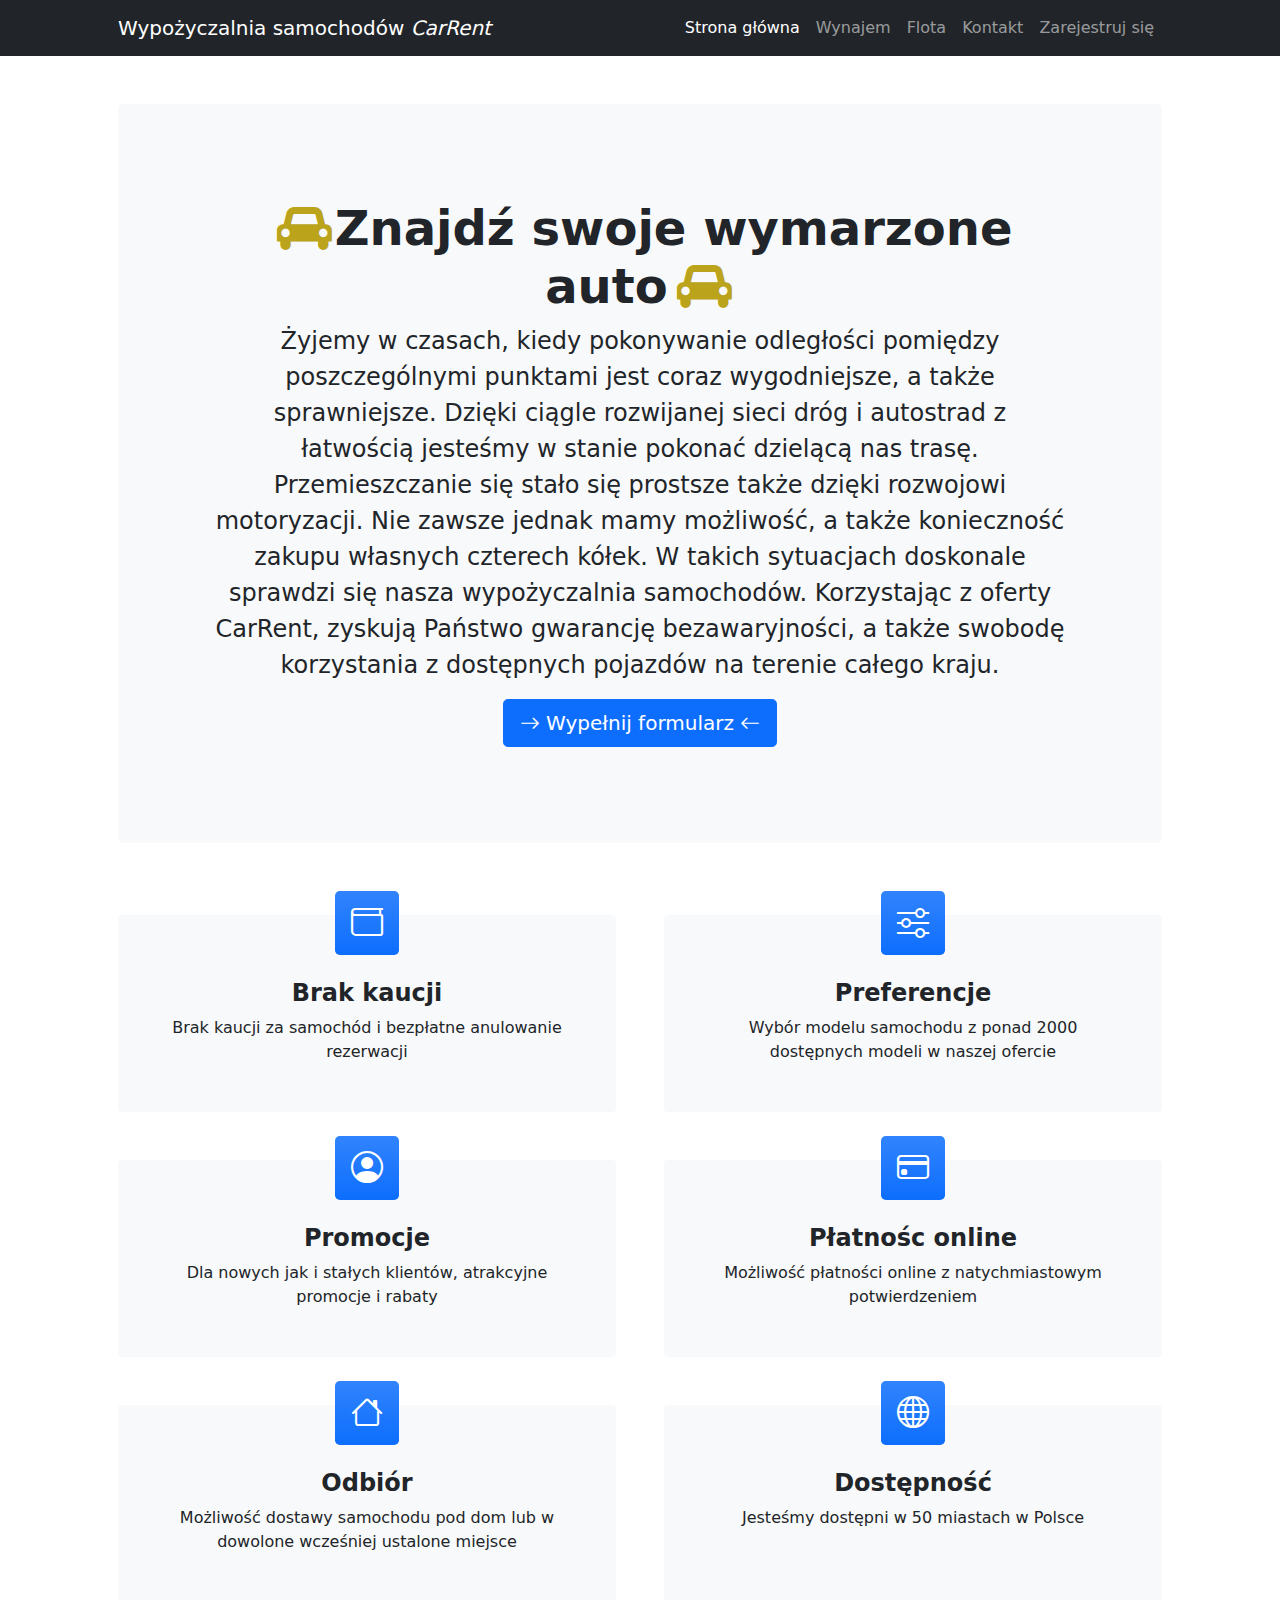
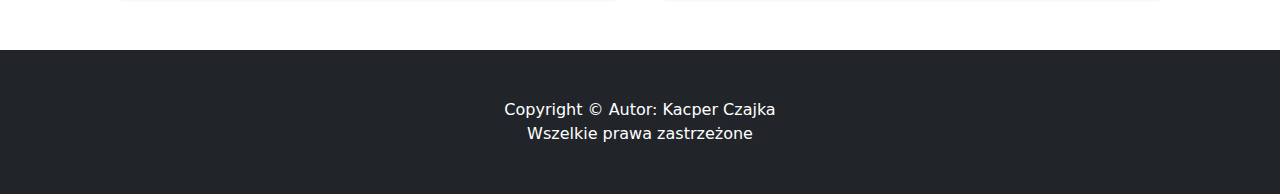
<file: index.html>
<!DOCTYPE html>
<html lang="en">
    <head>
        <meta charset="utf-8" />
        <meta name="viewport" content="width=device-width, initial-scale=1, shrink-to-fit=no" />
        <meta name="description" content="" />
        <meta name="author" content="" />
        <title>Wypożyczalnia samochodów</title>
        <link href="https://fonts.googleapis.com/css2?family=Oleo+Script+Swash+Caps&display=swap" rel="stylesheet">
        <link rel="stylesheet" href="css/fontello.css" />
        <!-- Favicon-->
        <link rel="icon" type="image/x-icon" href="assets/favicon.ico" />
        <!-- Bootstrap icons-->
        <link href="https://cdn.jsdelivr.net/npm/bootstrap-icons@1.4.1/font/bootstrap-icons.css" rel="stylesheet" />
        <!-- Core theme CSS (includes Bootstrap)-->
        <link href="css/styles.css" rel="stylesheet" />
    </head>
    <body>
        <!-- Responsive navbar-->
        <nav class="navbar navbar-expand-lg navbar-dark bg-dark">
            <div class="container px-lg-5">
                <a class="navbar-brand" href="#!">Wypożyczalnia samochodów <i>CarRent</i></a>
                <button class="navbar-toggler" type="button" data-bs-toggle="collapse" data-bs-target="#navbarSupportedContent" aria-controls="navbarSupportedContent" aria-expanded="false" aria-label="Toggle navigation"><span class="navbar-toggler-icon"></span></button>
                <div class="collapse navbar-collapse" id="navbarSupportedContent">
                    <ul class="navbar-nav ms-auto mb-2 mb-lg-0">
                        <li class="nav-item"><a class="nav-link active" aria-current="page" href="#!">Strona główna</a></li>
                        <li class="nav-item"><a class="nav-link" href="wynajem.html">Wynajem</a></li>
                        <li class="nav-item"><a class="nav-link" href="flota.html">Flota</a></li>
                        <li class="nav-item"><a class="nav-link" href="kontakt.html">Kontakt</a></li>
                        <li class="nav-item"><a class="nav-link" href="rejestracja.html">Zarejestruj się</a></li>
                    </ul>
                </div>
            </div>
        </nav>
        <!-- Header-->
        <header class="py-5">
            <div class="container px-lg-5">
                <div class="p-4 p-lg-5 bg-light rounded-3 text-center">
                    <div class="m-4 m-lg-5">
                        <h1 class="display-5 fw-bold"><i class="icon-cab"></i>Znajdź swoje wymarzone auto<i class="icon-cab"></i></h1>
                        <p class="fs-4">Żyjemy w czasach, kiedy pokonywanie odległości pomiędzy poszczególnymi punktami jest coraz wygodniejsze, a także sprawniejsze. Dzięki ciągle rozwijanej sieci dróg i autostrad z łatwością jesteśmy w stanie pokonać dzielącą nas trasę. Przemieszczanie się stało się prostsze także dzięki rozwojowi motoryzacji. Nie zawsze jednak mamy możliwość, a także konieczność zakupu własnych czterech kółek. W takich sytuacjach doskonale sprawdzi się nasza wypożyczalnia samochodów. Korzystając z oferty CarRent, zyskują Państwo gwarancję bezawaryjności, a także swobodę korzystania z dostępnych pojazdów na terenie całego kraju.</p>
                        <a class="btn btn-primary btn-lg" href="wynajem.html"><i class="bi bi-arrow-right"></i> Wypełnij formularz <i class="bi bi-arrow-left"></i></a>
                    </div>
                </div>
            </div>
        </header>
        <!-- Page Content-->
        <section class="pt-4">
            <div class="container px-lg-5">
                <!-- Page Features-->
                <div class="row gx-lg-5">
                    <div class="col-lg-6 col-xxl-4 mb-5">
                        <div class="card bg-light border-0 h-100">
                            <div class="card-body text-center p-4 p-lg-5 pt-0 pt-lg-0">
                                <div class="feature bg-primary bg-gradient text-white rounded-3 mb-4 mt-n4"><i class="bi bi-wallet"></i></div>
                                <h2 class="fs-4 fw-bold">Brak kaucji</h2>
                                <p class="mb-0">Brak kaucji za samochód i bezpłatne anulowanie rezerwacji</p>
                            </div>
                        </div>
                    </div>
                    <div class="col-lg-6 col-xxl-4 mb-5">
                        <div class="card bg-light border-0 h-100">
                            <div class="card-body text-center p-4 p-lg-5 pt-0 pt-lg-0">
                                <div class="feature bg-primary bg-gradient text-white rounded-3 mb-4 mt-n4"><i class="bi bi-sliders"></i></div>
                                <h2 class="fs-4 fw-bold">Preferencje</h2>
                                <p class="mb-0">Wybór modelu samochodu z ponad 2000 dostępnych modeli w naszej ofercie</p>
                            </div>
                        </div>
                    </div>
                    <div class="col-lg-6 col-xxl-4 mb-5">
                        <div class="card bg-light border-0 h-100">
                            <div class="card-body text-center p-4 p-lg-5 pt-0 pt-lg-0">
                                <div class="feature bg-primary bg-gradient text-white rounded-3 mb-4 mt-n4"><i class="bi bi-person-circle"></i></div>
                                <h2 class="fs-4 fw-bold">Promocje</h2>
                                <p class="mb-0">Dla nowych jak i stałych klientów, atrakcyjne promocje i rabaty</p>
                            </div>
                        </div>
                    </div>
                    <div class="col-lg-6 col-xxl-4 mb-5">
                        <div class="card bg-light border-0 h-100">
                            <div class="card-body text-center p-4 p-lg-5 pt-0 pt-lg-0">
                                <div class="feature bg-primary bg-gradient text-white rounded-3 mb-4 mt-n4"><i class="bi bi-credit-card"></i></div>
                                <h2 class="fs-4 fw-bold">Płatnośc online</h2>
                                <p class="mb-0">Możliwość płatności online z natychmiastowym potwierdzeniem</p>
                            </div>
                        </div>
                    </div>
                    <div class="col-lg-6 col-xxl-4 mb-5">
                        <div class="card bg-light border-0 h-100">
                            <div class="card-body text-center p-4 p-lg-5 pt-0 pt-lg-0">
                                <div class="feature bg-primary bg-gradient text-white rounded-3 mb-4 mt-n4"><i class="bi bi-house"></i></div>
                                <h2 class="fs-4 fw-bold">Odbiór</h2>
                                <p class="mb-0">Możliwość dostawy samochodu pod dom lub w dowolone wcześniej ustalone miejsce</p>
                            </div>
                        </div>
                    </div>
                    <div class="col-lg-6 col-xxl-4 mb-5">
                        <div class="card bg-light border-0 h-100">
                            <div class="card-body text-center p-4 p-lg-5 pt-0 pt-lg-0">
                                <div class="feature bg-primary bg-gradient text-white rounded-3 mb-4 mt-n4"><i class="bi bi-globe"></i></div>
                                <h2 class="fs-4 fw-bold">Dostępność</h2>
                                <p class="mb-0">Jesteśmy dostępni w 50 miastach w Polsce</p>
                            </div>
                        </div>
                    </div>
                </div>
            </div>
        </section>
        <!-- Footer-->
        <footer class="py-5 bg-dark">
            <div class="container"><p class="m-0 text-center text-white">Copyright &copy; Autor: Kacper Czajka<br/>Wszelkie prawa zastrzeżone</p></div>
        </footer>
    </body>
</html>
</file>
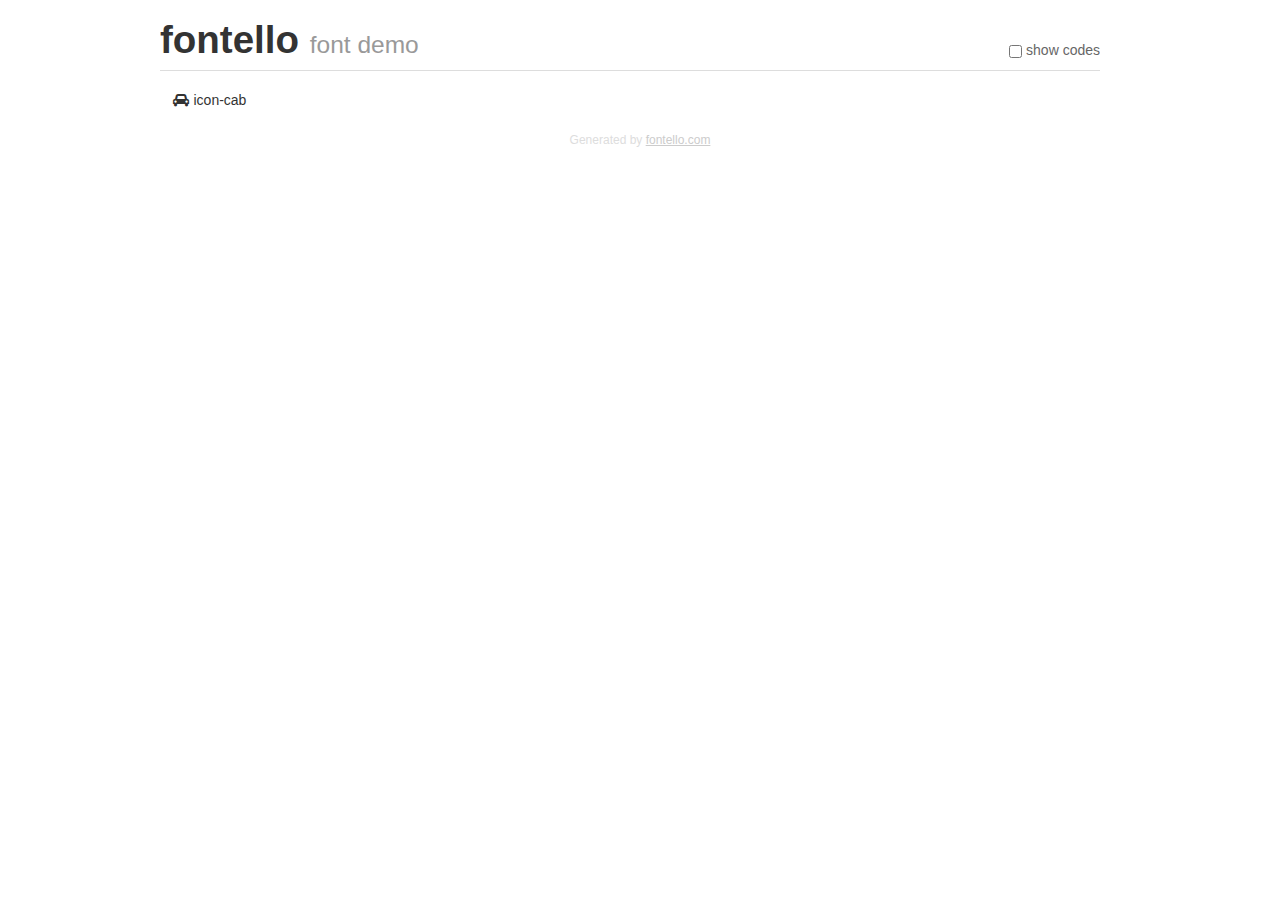
<file: demo.html>
<!DOCTYPE html>
<html>
  <head>
  <!--[if lt IE 9]><script language="javascript" type="text/javascript" src="//html5shim.googlecode.com/svn/trunk/html5.js"></script><![endif]-->
  <meta charset="UTF-8">
  <style>
    html {
      font-size: 100%;
      -webkit-text-size-adjust: 100%;
      -ms-text-size-adjust: 100%;
    }
    a:focus {
      outline: thin dotted #333;
      outline: 5px auto -webkit-focus-ring-color;
      outline-offset: -2px;
    }
    a:hover,
    a:active {
      outline: 0;
    }
    input {
      margin: 0;
      font-size: 100%;
      vertical-align: middle;
      *overflow: visible;
      line-height: normal;
    }
    input::-moz-focus-inner {
      padding: 0;
      border: 0;
    }
    body {
      margin: 0;
      font-family: "Helvetica Neue", Helvetica, Arial, sans-serif;
      font-size: 14px;
      line-height: 20px;
      color: #333;
      background-color: #fff;
    }
    a {
      color: #08c;
      text-decoration: none;
    }
    a:hover {
      color: #005580;
      text-decoration: underline;
    }
    .row {
      margin-left: -20px;
      *zoom: 1;
    }
    .row:before,
    .row:after {
      display: table;
      content: "";
      line-height: 0;
    }
    .row:after {
      clear: both;
    }
    .span3 {
      float: left;
      min-height: 1px;
      margin-left: 20px;
      width: 220px;
    }
    .container {
      width: 940px;
      margin-right: auto;
      margin-left: auto;
      *zoom: 1;
    }
    .container:before,
    .container:after {
      display: table;
      content: "";
      line-height: 0;
    }
    .container:after {
      clear: both;
    }
    small {
      font-size: 85%;
    }
    h1 {
      margin: 10px 0;
      font-family: inherit;
      font-weight: bold;
      line-height: 20px;
      color: inherit;
      text-rendering: optimizelegibility;
      line-height: 40px;
      font-size: 38.5px;
    }
    h1 small {
      font-weight: normal;
      line-height: 1;
      color: #999;
      font-size: 24.5px;
    }

    body {
      margin-top: 90px;
    }
    .header {
      position: fixed;
      top: 0;
      left: 50%;
      margin-left: -480px;
      background-color: #fff;
      border-bottom: 1px solid #ddd;
      padding-top: 10px;
      z-index: 10;
    }
    .footer {
      color: #ddd;
      font-size: 12px;
      text-align: center;
      margin-top: 20px;
    }
    .footer a {
      color: #ccc;
      text-decoration: underline;
    }
    .the-icons {
      font-size: 14px;
      line-height: 24px;
    }
    .switch {
      position: absolute;
      right: 0;
      bottom: 10px;
      color: #666;
    }
    .switch input {
      margin-right: 0.3em;
    }
    .codesOn .i-name {
      display: none;
    }
    .codesOn .i-code {
      display: inline;
    }
    .i-code {
      display: none;
    }
    @font-face {
      font-family: 'fontello';
      src: url('./font/fontello.eot?41456693');
      src: url('./font/fontello.eot?41456693#iefix') format('embedded-opentype'),
           url('./font/fontello.woff?41456693') format('woff'),
           url('./font/fontello.ttf?41456693') format('truetype'),
           url('./font/fontello.svg?41456693#fontello') format('svg');
      font-weight: normal;
      font-style: normal;
    }
    .demo-icon {
      font-family: "fontello";
      font-style: normal;
      font-weight: normal;
      speak: never;
     
      display: inline-block;
      text-decoration: inherit;
      width: 1em;
      margin-right: .2em;
      text-align: center;
      /* opacity: .8; */
     
      /* For safety - reset parent styles, that can break glyph codes*/
      font-variant: normal;
      text-transform: none;
     
      /* fix buttons height, for twitter bootstrap */
      line-height: 1em;
     
      /* Animation center compensation - margins should be symmetric */
      /* remove if not needed */
      margin-left: .2em;
     
      /* You can be more comfortable with increased icons size */
      /* font-size: 120%; */
     
      /* Font smoothing. That was taken from TWBS */
      -webkit-font-smoothing: antialiased;
      -moz-osx-font-smoothing: grayscale;
     
      /* Uncomment for 3D effect */
      /* text-shadow: 1px 1px 1px rgba(127, 127, 127, 0.3); */
    }
    </style>
    <link rel="stylesheet" href="css/animation.css"><!--[if IE 7]><link rel="stylesheet" href="css/" + font.fontname + "-ie7.css"><![endif]-->
    <script>
      function toggleCodes(on) {
        var obj = document.getElementById('icons');
      
        if (on) {
          obj.className += ' codesOn';
        } else {
          obj.className = obj.className.replace(' codesOn', '');
        }
      }
    </script>
  </head>
  <body>
    <div class="container header">
      <h1>fontello <small>font demo</small></h1>
      <label class="switch">
        <input type="checkbox" onclick="toggleCodes(this.checked)">show codes
      </label>
    </div>
    <div class="container" id="icons">
      <div class="row">
        <div class="span3" title="Code: 0xf1b9">
          <i class="demo-icon icon-cab">&#xf1b9;</i> <span class="i-name">icon-cab</span><span class="i-code">0xf1b9</span>
        </div>
      </div>
    </div>
    <div class="container footer">Generated by <a href="https://fontello.com">fontello.com</a></div>
  </body>
</html>
</file>
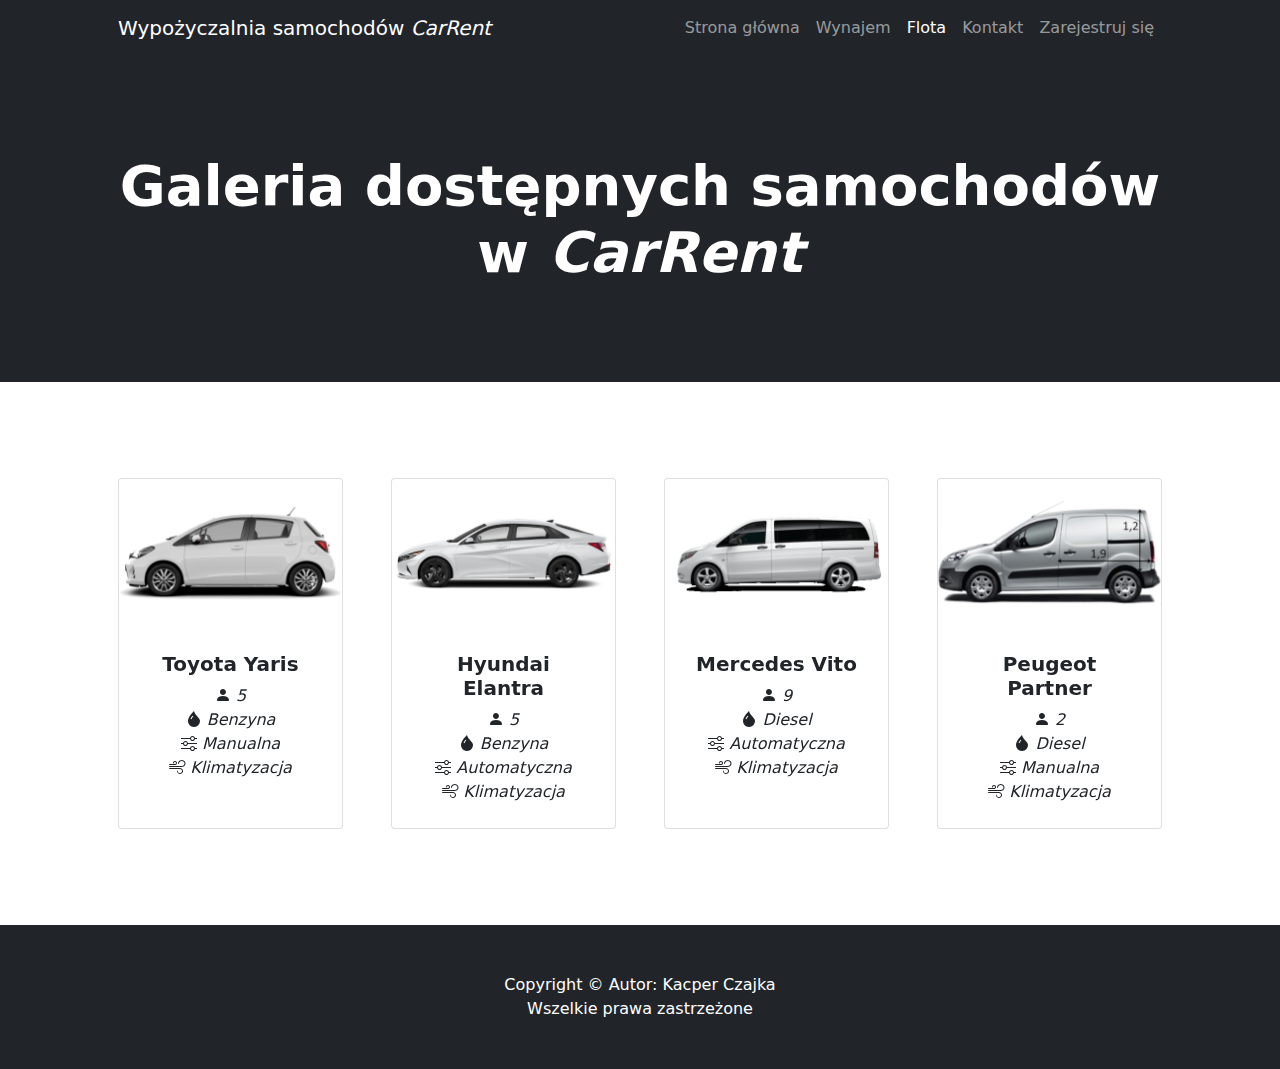
<file: flota.html>
<!DOCTYPE html>
<html lang="en">
    <head>
        <meta charset="utf-8" />
        <meta name="viewport" content="width=device-width, initial-scale=1, shrink-to-fit=no" />
        <meta name="description" content="" />
        <meta name="author" content="" />
        <title>Flota</title>
        <!-- Favicon-->
        <link rel="icon" type="image/x-icon" href="assets/favicon.ico" />
        <!-- Bootstrap icons-->
        <link href="https://cdn.jsdelivr.net/npm/bootstrap-icons@1.5.0/font/bootstrap-icons.css" rel="stylesheet" />
        <!-- Core theme CSS (includes Bootstrap)-->
        <link href="css/stylesFlota.css" rel="stylesheet" />
    </head>
    <body>
        <!-- Responsive navbar-->
        <nav class="navbar navbar-expand-lg navbar-dark bg-dark">
            <div class="container px-lg-5">
                <a class="navbar-brand" href="#!">Wypożyczalnia samochodów <i>CarRent</i></a>
                <button class="navbar-toggler" type="button" data-bs-toggle="collapse" data-bs-target="#navbarSupportedContent" aria-controls="navbarSupportedContent" aria-expanded="false" aria-label="Toggle navigation"><span class="navbar-toggler-icon"></span></button>
                <div class="collapse navbar-collapse" id="navbarSupportedContent">
                    <ul class="navbar-nav ms-auto mb-2 mb-lg-0">
                        <li class="nav-item"><a class="nav-link" href="index.html">Strona główna</a></li>
                        <li class="nav-item"><a class="nav-link" href="wynajem.html">Wynajem</a></li>
                        <li class="nav-item"><a class="nav-link active" aria-current="page" href="#!">Flota</a></li>
                        <li class="nav-item"><a class="nav-link" href="kontakt.html">Kontakt</a></li>
                        <li class="nav-item"><a class="nav-link" href="rejestracja.html">Zarejestruj się</a></li>
                    </ul>
                </div>
            </div>
        </nav>
        <!-- Header-->
        <header class="bg-dark py-5">
            <div class="container px-4 px-lg-5 my-5">
                <div class="text-center text-white">
                    <h1 class="display-4 fw-bolder">Galeria dostępnych samochodów w <i>CarRent</i></h1>
                    <!--<p class="lead fw-normal text-white-50 mb-0">With this shop hompeage template</p>-->
                </div>
            </div>
        </header>
        <!-- Section-->
        <section class="py-5">
            <div class="container px-4 px-lg-5 mt-5">
                <div class="row gx-4 gx-lg-5 row-cols-2 row-cols-md-3 row-cols-xl-4 justify-content-center">
                    <!-- OSOBOWE -->
                    <div class="col mb-5">
                        <div class="card h-100">
                            <!-- Product image-->
                            <div id="carouselExampleControls" class="carousel slide" data-bs-ride="carousel">
                                <div class="carousel-inner">
                                  <div class="carousel-item active">
                                    <img src="images/osobowe/TOYOTA-YARIS-legacy.png" class="d-block w-100" alt="osobowy 1">
                                    <div class="card-body p-4">
                                        <div class="text-center">
                                            <!-- Car name-->
                                            <h5 class="fw-bolder">Toyota Yaris</h5>
                                            <!-- Car info-->
                                            <i class="bi bi-person-fill"> 5</i><br/>
                                            <i class="bi bi-droplet-fill"> Benzyna</i><br/>
                                            <i class="bi bi-sliders"> Manualna</i><br/>
                                            <i class="bi bi-wind"> Klimatyzacja</i><br/>
                                        </div>
                                    </div>
                                  </div>
                                  <div class="carousel-item">
                                    <img src="images/osobowe/hyundai_i20-legacy.png" class="d-block w-100" alt="osobowy 2">
                                    <div class="card-body p-4">
                                        <div class="text-center">
                                            <!-- Car name-->
                                            <h5 class="fw-bolder">Hyundai i20</h5>
                                            <!-- Car info-->
                                            <i class="bi bi-person-fill"> 5</i><br/>
                                            <i class="bi bi-droplet-fill"> Benzyna</i><br/>
                                            <i class="bi bi-sliders"> Manualna</i><br/>
                                            <i class="bi bi-wind"> Klimatyzacja</i><br/>
                                        </div>
                                    </div>
                                  </div>
                                  <div class="carousel-item">
                                    <img src="images/osobowe/NISSAN-QASHQAI.png" class="d-block w-100" alt="osobowy 3">
                                    <div class="card-body p-4">
                                        <div class="text-center">
                                            <!-- Car name-->
                                            <h5 class="fw-bolder">Nissan Qashqai</h5>
                                            <!-- Car info-->
                                            <i class="bi bi-person-fill"> 5</i><br/>
                                            <i class="bi bi-droplet-fill"> Diesel</i><br/>
                                            <i class="bi bi-sliders"> Manualna</i><br/>
                                            <i class="bi bi-wind"> Klimatyzacja</i><br/>
                                        </div>
                                    </div>
                                  </div>
                                  <div class="carousel-item">
                                    <img src="images/osobowe/seat_leon-legacy.png" class="d-block w-100" alt="osobowy 3">
                                    <div class="card-body p-4">
                                        <div class="text-center">
                                            <!-- Car name-->
                                            <h5 class="fw-bolder">Seat Leon</h5>
                                            <!-- Car info-->
                                            <i class="bi bi-person-fill"> 5</i><br/>
                                            <i class="bi bi-droplet-fill"> Benzyna</i><br/>
                                            <i class="bi bi-sliders"> Manualna</i><br/>
                                            <i class="bi bi-wind"> Klimatyzacja</i><br/>
                                        </div>
                                    </div>
                                  </div>
                                  <div class="carousel-item">
                                    <img src="images/osobowe/mokka-legacy.png" class="d-block w-100" alt="osobowy 3">
                                    <div class="card-body p-4">
                                        <div class="text-center">
                                            <!-- Car name-->
                                            <h5 class="fw-bolder">Mokka</h5>
                                            <!-- Car info-->
                                            <i class="bi bi-person-fill"> 5</i><br/>
                                            <i class="bi bi-droplet-fill"> Benzyna</i><br/>
                                            <i class="bi bi-sliders"> Manualna</i><br/>
                                            <i class="bi bi-wind"> Klimatyzacja</i><br/>
                                        </div>
                                    </div>
                                  </div>
                                  <div class="carousel-item">
                                    <img src="images/osobowe/Opel-crossland.png" class="d-block w-100" alt="osobowy 3">
                                    <div class="card-body p-4">
                                        <div class="text-center">
                                            <!-- Car name-->
                                            <h5 class="fw-bolder">Opel crossland</h5>
                                            <!-- Car info-->
                                            <i class="bi bi-person-fill"> 5</i><br/>
                                            <i class="bi bi-droplet-fill"> Diesel</i><br/>
                                            <i class="bi bi-sliders"> Manualna</i><br/>
                                            <i class="bi bi-wind"> Klimatyzacja</i><br/>
                                        </div>
                                    </div>
                                  </div>
                                </div>
                                <button class="carousel-control-prev" type="button" data-bs-target="#carouselExampleControls" data-bs-slide="prev">
                                  <span class="carousel-control-prev-icon" aria-hidden="true"></span>
                                  <span class="visually-hidden">Previous</span>
                                </button>
                                <button class="carousel-control-next" type="button" data-bs-target="#carouselExampleControls" data-bs-slide="next">
                                  <span class="carousel-control-next-icon" aria-hidden="true"></span>
                                  <span class="visually-hidden">Next</span>
                                </button>
                              </div>
                        </div>
                    </div>
                    <!-- AUTOMATY -->
                    <div class="col mb-5">
                        <div class="card h-100">
                            <!-- Product image-->
                            <div id="carouselExampleControls1" class="carousel slide" data-bs-ride="carousel">
                                <div class="carousel-inner">
                                  <div class="carousel-item active">
                                    <img src="images/automaty/hyundai_elantra-legacy.png" class="d-block w-100" alt="automat 1">
                                    <div class="card-body p-4">
                                        <div class="text-center">
                                            <!-- Car name-->
                                            <h5 class="fw-bolder">Hyundai Elantra</h5>
                                            <!-- Car info-->
                                            <i class="bi bi-person-fill"> 5</i><br/>
                                            <i class="bi bi-droplet-fill"> Benzyna</i><br/>
                                            <i class="bi bi-sliders"> Automatyczna</i><br/>
                                            <i class="bi bi-wind"> Klimatyzacja</i><br/>
                                        </div>
                                    </div>
                                  </div>
                                  <div class="carousel-item">
                                    <img src="images/automaty/KIA-CEED.png" class="d-block w-100" alt="automat 2">
                                    <div class="card-body p-4">
                                        <div class="text-center">
                                            <!-- Car name-->
                                            <h5 class="fw-bolder">KIA Ceed</h5>
                                            <!-- Car info-->
                                            <i class="bi bi-person-fill"> 5</i><br/>
                                            <i class="bi bi-droplet-fill"> Benzyna</i><br/>
                                            <i class="bi bi-sliders"> Automatyczna</i><br/>
                                            <i class="bi bi-wind"> Klimatyzacja</i><br/>
                                        </div>
                                    </div>
                                  </div>
                                  <div class="carousel-item">
                                    <img src="images/automaty/SKODA-SUPERB-KOMBI.png" class="d-block w-100" alt="automat 3">
                                    <div class="card-body p-4">
                                        <div class="text-center">
                                            <!-- Car name-->
                                            <h5 class="fw-bolder">Skoda superb kombi</h5>
                                            <!-- Car info-->
                                            <i class="bi bi-person-fill"> 5</i><br/>
                                            <i class="bi bi-droplet-fill"> Diesel</i><br/>
                                            <i class="bi bi-sliders"> Automatyczna</i><br/>
                                            <i class="bi bi-wind"> Klimatyzacja</i><br/>
                                        </div>
                                    </div>
                                  </div>
                                  <div class="carousel-item">
                                    <img src="images/automaty/MAZDA-6-KOMBI-legacy.png" class="d-block w-100" alt="automat 4">
                                    <div class="card-body p-4">
                                        <div class="text-center">
                                            <!-- Car name-->
                                            <h5 class="fw-bolder">Mazda 6 kombi</h5>
                                            <!-- Car info-->
                                            <i class="bi bi-person-fill"> 5</i><br/>
                                            <i class="bi bi-droplet-fill"> Diesel</i><br/>
                                            <i class="bi bi-sliders"> Automatyczna</i><br/>
                                            <i class="bi bi-wind"> Klimatyzacja</i><br/>
                                        </div>
                                    </div>
                                  </div>
                                  <div class="carousel-item">
                                    <img src="images/automaty/TOYOTA-C-HR.png" class="d-block w-100" alt="automat 5">
                                    <div class="card-body p-4">
                                        <div class="text-center">
                                            <!-- Car name-->
                                            <h5 class="fw-bolder">Toyota C-HR</h5>
                                            <!-- Car info-->
                                            <i class="bi bi-person-fill"> 5</i><br/>
                                            <i class="bi bi-droplet-fill"> Benzyna</i><br/>
                                            <i class="bi bi-sliders"> Automatyczna</i><br/>
                                            <i class="bi bi-wind"> Klimatyzacja</i><br/>
                                        </div>
                                    </div>
                                  </div>
                                </div>
                                <button class="carousel-control-prev" type="button" data-bs-target="#carouselExampleControls1" data-bs-slide="prev">
                                  <span class="carousel-control-prev-icon" aria-hidden="true"></span>
                                  <span class="visually-hidden">Previous</span>
                                </button>
                                <button class="carousel-control-next" type="button" data-bs-target="#carouselExampleControls1" data-bs-slide="next">
                                  <span class="carousel-control-next-icon" aria-hidden="true"></span>
                                  <span class="visually-hidden">Next</span>
                                </button>
                              </div>
                        </div>
                    </div>
                    <!-- VANY -->
                    <div class="col mb-5">
                        <div class="card h-100">
                            <!-- Product image-->
                            <div id="carouselExampleControlsVan" class="carousel slide" data-bs-ride="carousel">
                                <div class="carousel-inner">
                                  <div class="carousel-item active">
                                    <img src="images/van/mercedes-vito.png" class="d-block w-100" alt="van 1">
                                    <div class="card-body p-4">
                                        <div class="text-center">
                                            <!-- Car name-->
                                            <h5 class="fw-bolder">Mercedes Vito</h5>
                                            <!-- Car info-->
                                            <i class="bi bi-person-fill"> 9</i><br/>
                                            <i class="bi bi-droplet-fill"> Diesel</i><br/>
                                            <i class="bi bi-sliders"> Automatyczna</i><br/>
                                            <i class="bi bi-wind"> Klimatyzacja</i><br/>
                                        </div>
                                    </div>
                                  </div>
                                  <div class="carousel-item">
                                    <img src="images/van/opel-vivaro-9-os.png" class="d-block w-100" alt="van 2">
                                    <div class="card-body p-4">
                                        <div class="text-center">
                                            <!-- Car name-->
                                            <h5 class="fw-bolder">Opel Vivaro</h5>
                                            <!-- Car info-->
                                            <i class="bi bi-person-fill"> 9</i><br/>
                                            <i class="bi bi-droplet-fill"> Diesel</i><br/>
                                            <i class="bi bi-sliders"> Manualna</i><br/>
                                            <i class="bi bi-wind"> Klimatyzacja</i><br/>
                                        </div>
                                    </div>
                                  </div>
                                </div>
                                <button class="carousel-control-prev" type="button" data-bs-target="#carouselExampleControlsVan" data-bs-slide="prev">
                                  <span class="carousel-control-prev-icon" aria-hidden="true"></span>
                                  <span class="visually-hidden">Previous</span>
                                </button>
                                <button class="carousel-control-next" type="button" data-bs-target="#carouselExampleControlsVan" data-bs-slide="next">
                                  <span class="carousel-control-next-icon" aria-hidden="true"></span>
                                  <span class="visually-hidden">Next</span>
                                </button>
                              </div>
                        </div>
                    </div>
                    <!-- DOSTAWCZE -->
                    <div class="col mb-5">
                        <div class="card h-100">
                            <!-- Product image-->
                            <div id="carouselExampleControlsDostawcze" class="carousel slide" data-bs-ride="carousel">
                                <div class="carousel-inner">
                                  <div class="carousel-item active">
                                    <img src="images/dostawcze/PEUGEOT-PARTNER.png" class="d-block w-100" alt="dostawczy 1">
                                    <div class="card-body p-4">
                                        <div class="text-center">
                                            <!-- Car name-->
                                            <h5 class="fw-bolder">Peugeot Partner</h5>
                                            <!-- Car info-->
                                            <i class="bi bi-person-fill"> 2</i><br/>
                                            <i class="bi bi-droplet-fill"> Diesel</i><br/>
                                            <i class="bi bi-sliders"> Manualna</i><br/>
                                            <i class="bi bi-wind"> Klimatyzacja</i><br/>
                                        </div>
                                    </div>
                                  </div>
                                  <div class="carousel-item">
                                    <img src="images/dostawcze/FIAT-DOBLO-legacy.png" class="d-block w-100" alt="dostawczy 2">
                                    <div class="card-body p-4">
                                        <div class="text-center">
                                            <!-- Car name-->
                                            <h5 class="fw-bolder">Fiat Doblo</h5>
                                            <!-- Car info-->
                                            <i class="bi bi-person-fill"> 2</i><br/>
                                            <i class="bi bi-droplet-fill"> Diesel</i><br/>
                                            <i class="bi bi-sliders"> Manualna</i><br/>
                                            <i class="bi bi-wind"> Klimatyzacja</i><br/>
                                        </div>
                                    </div>
                                  </div>
                                  <div class="carousel-item">
                                    <img src="images/dostawcze/fiat-ducato-17-m3.png" class="d-block w-100" alt="dostawczy 3">
                                    <div class="card-body p-4">
                                        <div class="text-center">
                                            <!-- Car name-->
                                            <h5 class="fw-bolder">Fiat Ducato L4H3 17 m3</h5>
                                            <!-- Car info-->
                                            <i class="bi bi-person-fill"> 3</i><br/>
                                            <i class="bi bi-droplet-fill"> Benzyna</i><br/>
                                            <i class="bi bi-sliders"> Manualna</i><br/>
                                            <i class="bi bi-wind"> Klimatyzacja</i><br/>
                                        </div>
                                    </div>
                                  </div>
                                  <div class="carousel-item">
                                    <img src="images/dostawcze/fiat-ducato-7-os-10m3.png" class="d-block w-100" alt="dostawczy 4">
                                    <div class="card-body p-4">
                                        <div class="text-center">
                                            <!-- Car name-->
                                            <h5 class="fw-bolder">Fiat Ducato 7-os.+ 10m3</h5>
                                            <!-- Car info-->
                                            <i class="bi bi-person-fill"> 3</i><br/>
                                            <i class="bi bi-droplet-fill"> Benzyna</i><br/>
                                            <i class="bi bi-sliders"> Manualna</i><br/>
                                            <i class="bi bi-wind"> Klimatyzacja</i><br/>
                                        </div>
                                    </div>
                                  </div>
                                  <div class="carousel-item">
                                    <img src="images/dostawcze/fiat-ducato-plandeka-10-europalet.png" class="d-block w-100" alt="dostawczy 5">
                                    <div class="card-body p-4">
                                        <div class="text-center">
                                            <!-- Car name-->
                                            <h5 class="fw-bolder">Fiat Plandeka 10 Europalet</h5>
                                            <!-- Car info-->
                                            <i class="bi bi-person-fill"> 3</i><br/>
                                            <i class="bi bi-droplet-fill"> Diesel</i><br/>
                                            <i class="bi bi-sliders"> Manualna</i><br/>
                                            <i class="bi bi-wind"> Klimatyzacja</i><br/>
                                        </div>
                                    </div>
                                  </div>
                                </div>
                                <button class="carousel-control-prev" type="button" data-bs-target="#carouselExampleControlsDostawcze" data-bs-slide="prev">
                                  <span class="carousel-control-prev-icon" aria-hidden="true"></span>
                                  <span class="visually-hidden">Previous</span>
                                </button>
                                <button class="carousel-control-next" type="button" data-bs-target="#carouselExampleControlsDostawcze" data-bs-slide="next">
                                  <span class="carousel-control-next-icon" aria-hidden="true"></span>
                                  <span class="visually-hidden">Next</span>
                                </button>
                              </div>
                        </div>
                    </div>
                </div>
            </div>
        </section>
        <!-- Footer-->
        <footer class="py-5 bg-dark">
            <div class="container"><p class="m-0 text-center text-white">Copyright &copy; Autor: Kacper Czajka<br/>Wszelkie prawa zastrzeżone</p></div>
        </footer>
        <!-- Bootstrap core JS-->
        <script src="https://cdn.jsdelivr.net/npm/bootstrap@5.1.3/dist/js/bootstrap.bundle.min.js"></script>
        <!-- Core theme JS-->
        <script src="js/scripts.js"></script>
    </body>
</html>
</file>
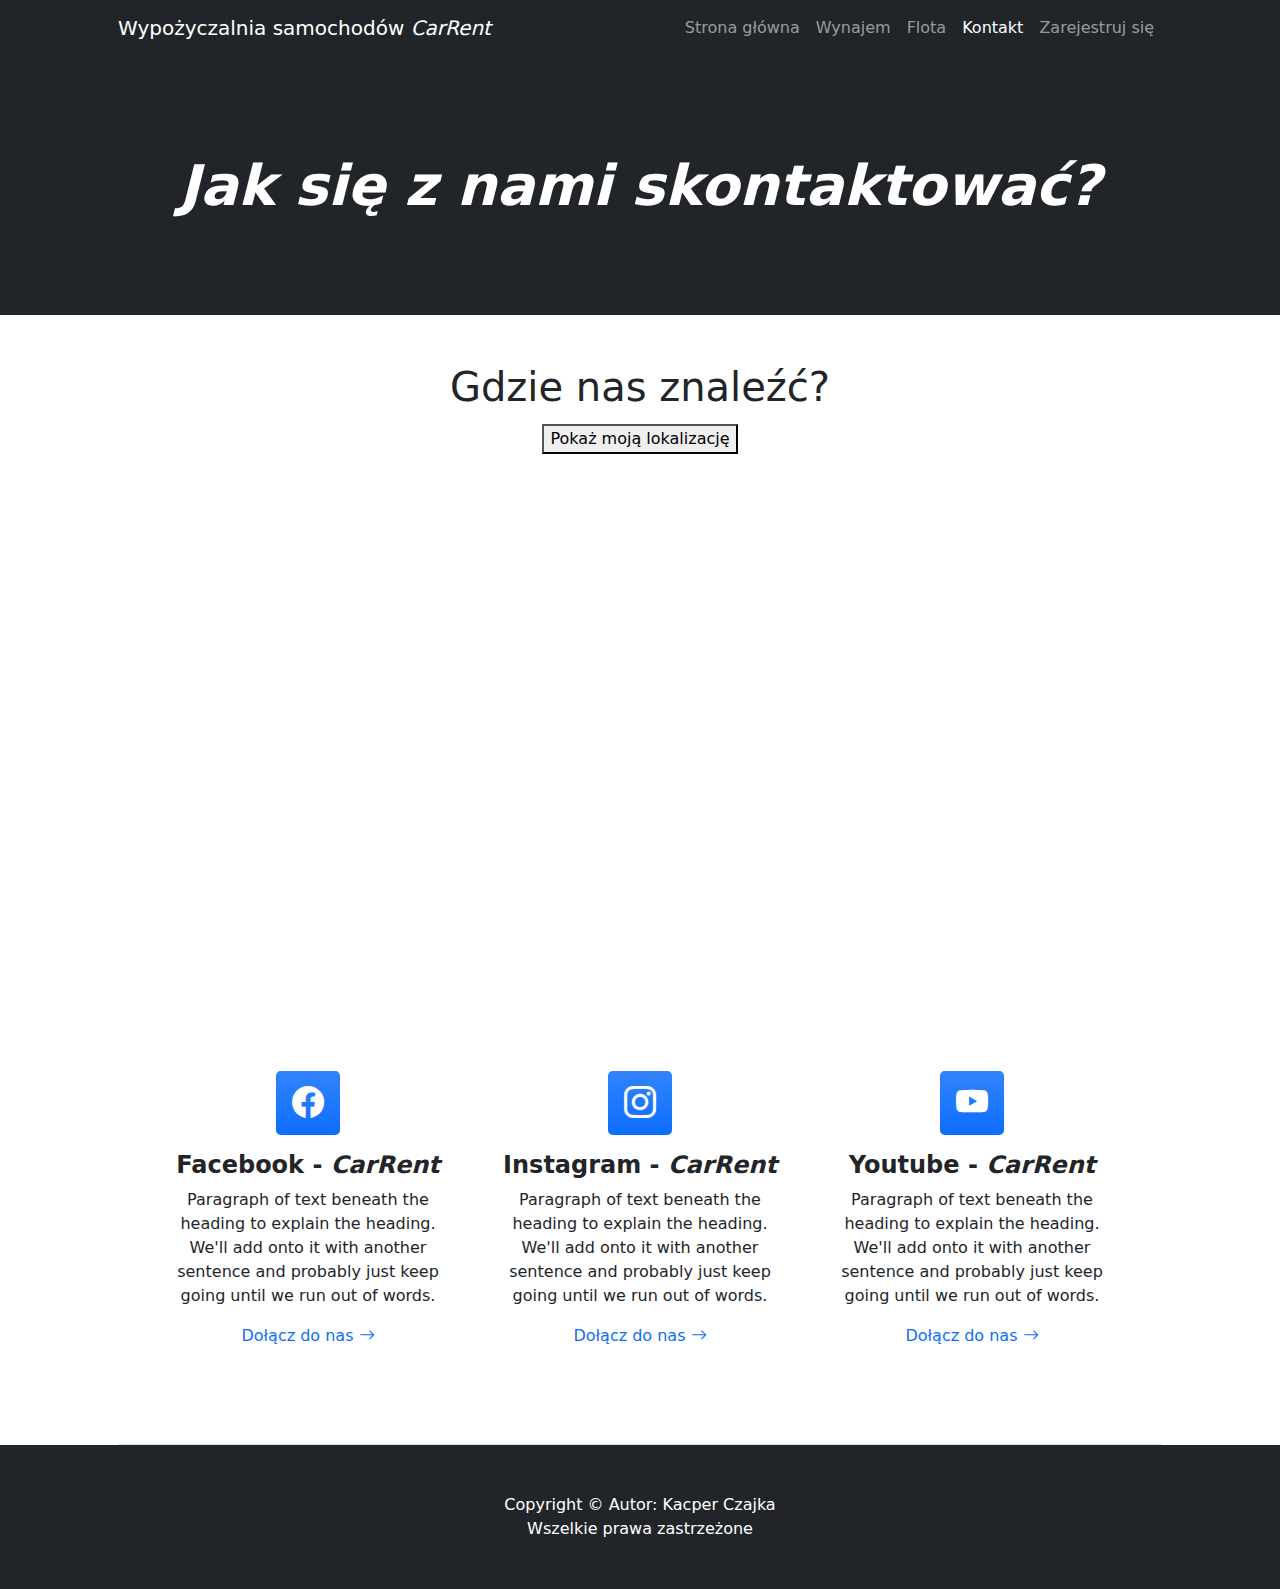
<file: kontakt.html>
<!DOCTYPE html>
<html lang="en">
    <head>
        <meta charset="utf-8" />
        <meta name="viewport" content="width=device-width, initial-scale=1, shrink-to-fit=no" />
        <meta http-equiv="X-UA-Compatible" content="IE=edge">
        <meta name="viewport" content="width=device-width, initial-scale=1.0">
        <meta name="description" content="" />
        <meta name="author" content="" />
        <title>Kontakt</title>
        <!-- Favicon-->
        <link rel="icon" type="image/x-icon" href="assets/favicon.ico" />
        <!-- Bootstrap icons-->
        <link href="https://cdn.jsdelivr.net/npm/bootstrap-icons@1.4.1/font/bootstrap-icons.css" rel="stylesheet" />
        <!-- Core theme CSS (includes Bootstrap)-->
        <link href="css/styles.css" rel="stylesheet" />
        <script src="js/lokalizacja.js"></script>
        <script src="https://maps.google.com/maps/api/js?sensor=false"></script>
    </head>
    <body>
        <!-- Responsive navbar-->
        <nav class="navbar navbar-expand-lg navbar-dark bg-dark">
            <div class="container px-lg-5">
                <a class="navbar-brand" href="#!">Wypożyczalnia samochodów <i>CarRent</i></a>
                <button class="navbar-toggler" type="button" data-bs-toggle="collapse" data-bs-target="#navbarSupportedContent" aria-controls="navbarSupportedContent" aria-expanded="false" aria-label="Toggle navigation"><span class="navbar-toggler-icon"></span></button>
                <div class="collapse navbar-collapse" id="navbarSupportedContent">
                    <ul class="navbar-nav ms-auto mb-2 mb-lg-0">
                        <li class="nav-item"><a class="nav-link" href="index.html">Strona główna</a></li>
                        <li class="nav-item"><a class="nav-link" href="wynajem.html">Wynajem</a></li>
                        <li class="nav-item"><a class="nav-link" href="flota.html">Flota</a></li>
                        <li class="nav-item"><a class="nav-link active" aria-current="page" href="#!">Kontakt</a></li>
                        <li class="nav-item"><a class="nav-link" href="rejestracja.html">Zarejestruj się</a></li>
                    </ul>
                </div>
            </div>
        </nav>
        <!-- Header-->
        <header class="bg-dark py-5">
            <div class="container px-4 px-lg-5 my-5">
                <div class="text-center text-white">
                    <h1 class="display-4 fw-bolder"><i>Jak się z nami skontaktować?</i></h1>
                </div>
            </div>
        </header>
        <!-- Page content-->
        <div class="container px-lg-5"> 
            <div class="text-center mt-5">
                <h1>Gdzie nas znaleźć?</h1>
                <p><button onclick="getLocation()">Pokaż moją lokalizację</button></p>
                <div id="mapka"></div>
                <div id="geo" style="text-align: center;"></div>
                <section class="py-5 border-bottom" id="features">
                    <div class="container px-5 my-5">
                        <div class="row gx-5">
                            <div class="col-lg-4 mb-5 mb-lg-0">
                                <div class="feature bg-primary bg-gradient text-white rounded-3 mb-3"><i class="bi bi-facebook"></i></div>
                                <h2 class="h4 fw-bolder">Facebook - <i>CarRent</i></h2>
                                <p>Paragraph of text beneath the heading to explain the heading. We'll add onto it with another sentence and probably just keep going until we run out of words.</p>
                                <a class="text-decoration-none" href="https://www.facebook.com" target="_blank">
                                    Dołącz do nas
                                    <i class="bi bi-arrow-right"></i>
                                </a>
                            </div>
                            <div class="col-lg-4 mb-5 mb-lg-0">
                                <div class="feature bg-primary bg-gradient text-white rounded-3 mb-3"><i class="bi bi-instagram"></i></div>
                                <h2 class="h4 fw-bolder">Instagram - <i>CarRent</i></h2>
                                <p>Paragraph of text beneath the heading to explain the heading. We'll add onto it with another sentence and probably just keep going until we run out of words.</p>
                                <a class="text-decoration-none" href="https://www.instagram.com/" target="_blank">
                                    Dołącz do nas
                                    <i class="bi bi-arrow-right"></i>
                                </a>
                            </div>
                            <div class="col-lg-4">
                                <div class="feature bg-primary bg-gradient text-white rounded-3 mb-3"><i class="bi bi-youtube"></i></div>
                                <h2 class="h4 fw-bolder">Youtube - <i>CarRent</i></h2>
                                <p>Paragraph of text beneath the heading to explain the heading. We'll add onto it with another sentence and probably just keep going until we run out of words.</p>
                                <a class="text-decoration-none" href="https://www.youtube.com/" target="_blank">
                                    Dołącz do nas
                                    <i class="bi bi-arrow-right"></i>
                                </a>
                            </div>
                        </div>
                    </div>
                </section>
            </div>
        </div>
        <!-- Footer-->
        <footer class="py-5 bg-dark">
            <div class="container"><p class="m-0 text-center text-white">Copyright &copy; Autor: Kacper Czajka<br/>Wszelkie prawa zastrzeżone</p></div>
        </footer>
        <script src="https://cdn.jsdelivr.net/npm/bootstrap@5.1.3/dist/js/bootstrap.bundle.min.js"></script>                        
    </body>
</html>
</file>
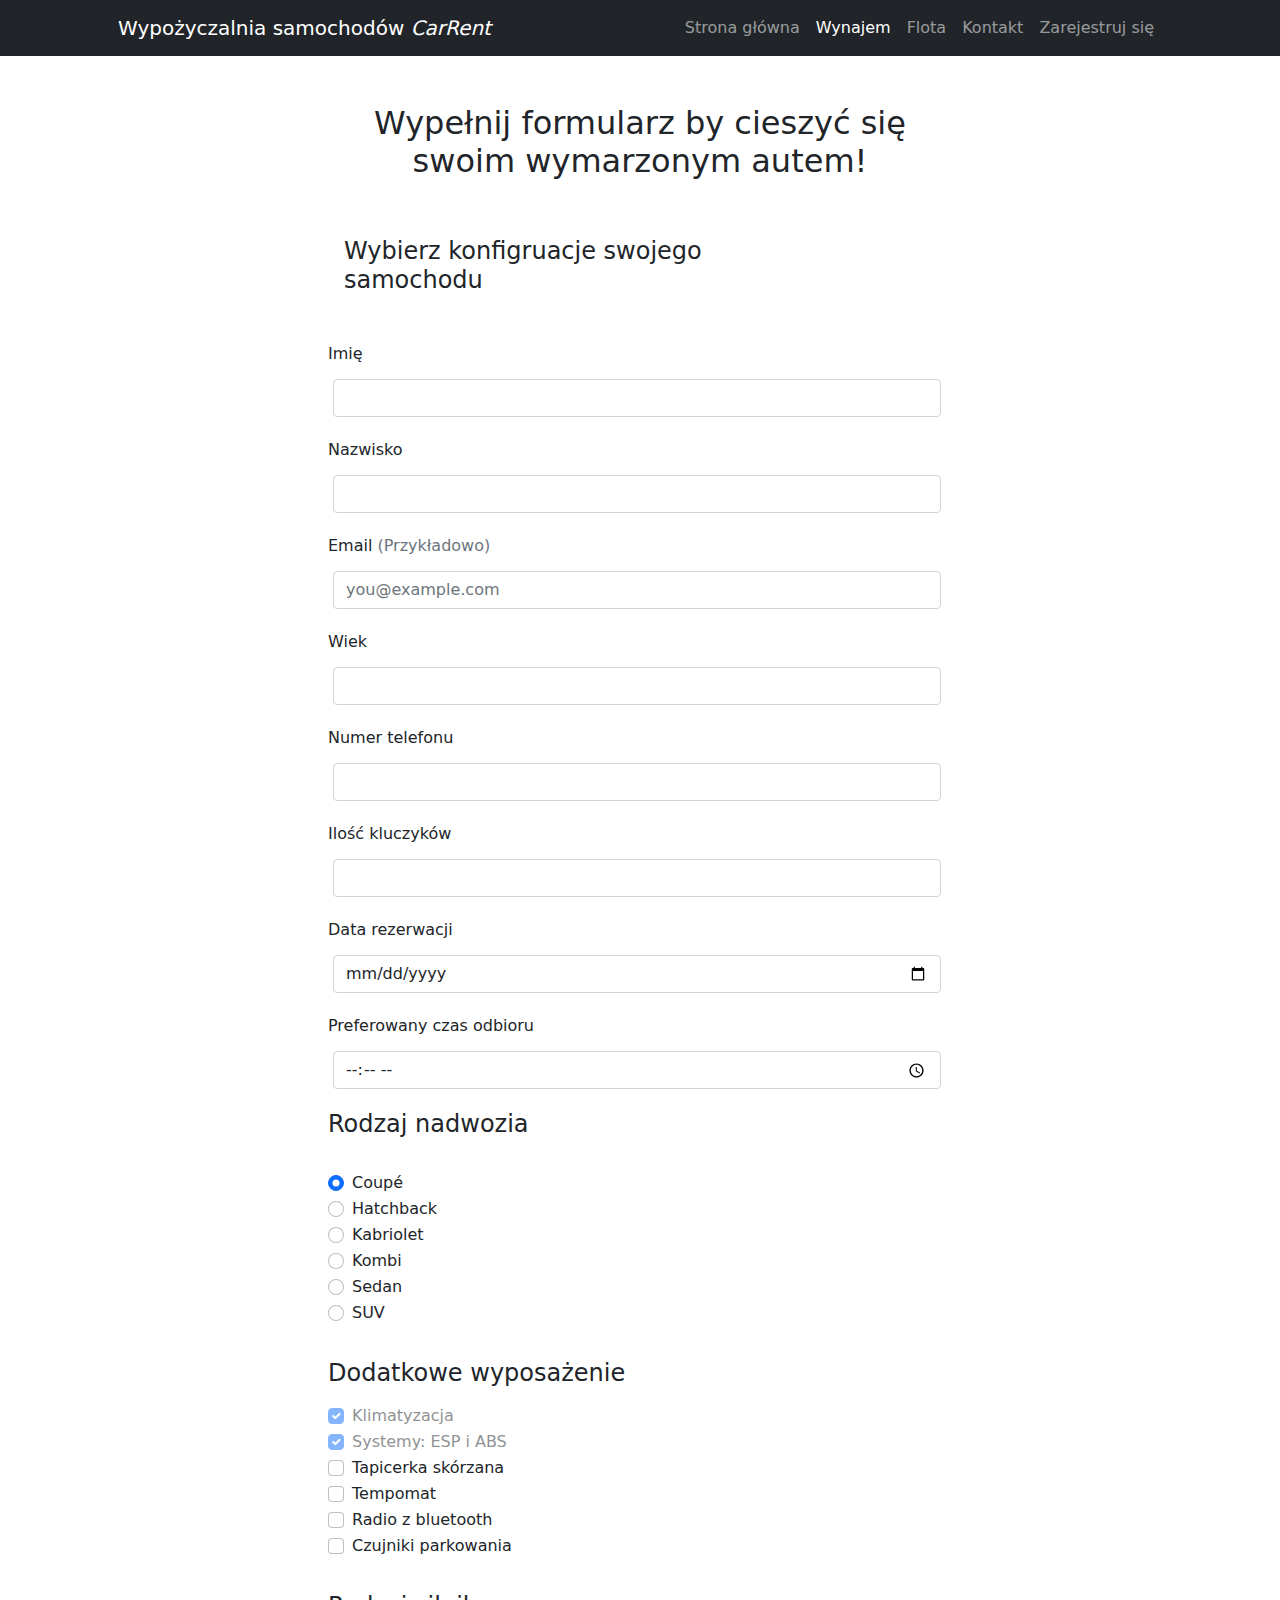
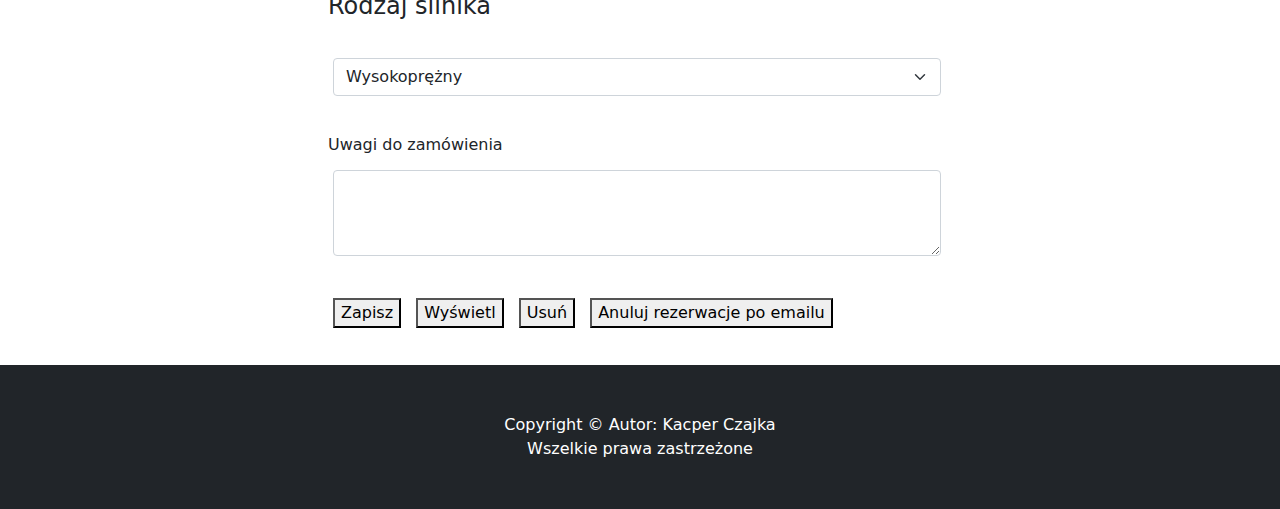
<file: wynajem.html>
<!DOCTYPE html>
<html lang="en">
    <head>
        <meta charset="utf-8" />
        <meta name="viewport" content="width=device-width, initial-scale=1, shrink-to-fit=no" />
        <meta name="description" content="" />
        <meta name="author" content="" />
        <title>Formularz</title>
        <!-- Favicon-->
        <link rel="icon" type="image/x-icon" href="assets/favicon.ico" />
        <!-- Bootstrap icons-->
        <link href="https://cdn.jsdelivr.net/npm/bootstrap-icons@1.4.1/font/bootstrap-icons.css" rel="stylesheet" />
        <!-- Core theme CSS (includes Bootstrap)-->
        <link href="css/styles.css" rel="stylesheet" />
        <!-- Bootstrap core JS-->
        <script src="https://cdn.jsdelivr.net/npm/bootstrap@5.1.3/dist/js/bootstrap.bundle.min.js"></script>
        <!-- Core theme JS-->
        <script src="js/scripts.js"></script>    
    </head>
    <body>
        <!-- Responsive navbar-->
        <nav class="navbar navbar-expand-lg navbar-dark bg-dark">
            <div class="container px-lg-5">
                <a class="navbar-brand" href="#!">Wypożyczalnia samochodów <i>CarRent</i></a>
                <button class="navbar-toggler" type="button" data-bs-toggle="collapse" data-bs-target="#navbarSupportedContent" aria-controls="navbarSupportedContent" aria-expanded="false" aria-label="Toggle navigation"><span class="navbar-toggler-icon"></span></button>
                <div class="collapse navbar-collapse" id="navbarSupportedContent">
                    <ul class="navbar-nav ms-auto mb-2 mb-lg-0">
                        <li class="nav-item"><a class="nav-link" href="index.html">Strona główna</a></li>
                        <li class="nav-item"><a class="nav-link active" aria-current="page" href="#!">Wynajem</a></li>
                        <li class="nav-item"><a class="nav-link" href="flota.html">Flota</a></li>
                        <li class="nav-item"><a class="nav-link" href="kontakt.html">Kontakt</a></li>
                        <li class="nav-item"><a class="nav-link" href="rejestracja.html">Zarejestruj się</a></li>
                    </ul>
                </div>
            </div>
        </nav>
        <div class="container col-sm-6 gx-4">
            <main>
                <!--<form action="mailto:s95378@pollub.edu.pl" method="post" onsubmit="return zapisz()"> -->
                <div class="py-5 text-center">
                    <h2>Wypełnij formularz by cieszyć się swoim wymarzonym autem!</h2>
                </div>
                <div class="row g-5">
                    <div class="col-md-7 col-lg-8">
                        <h4 class="mb-3">Wybierz konfigruacje swojego samochodu</h4>
                    </div>
                    <div class="row g-3">
                        <div class="col-sm-12">
                            <label for="imie" class="form-label">Imię</label>
                            <input type="text" class="form-control" id="imie" placeholder="" value="" />
                            <span id="imie_error" class="czerwone"></span>
                        </div>
                        <div class="col-sm-12">
                            <label for="nazwisko" class="form-label">Nazwisko</label>
                            <input type="text" class="form-control" id="nazwisko" placeholder="" value="" />
                            <div id="nazwisko_error" class="czerwone"></div>
                        </div>
                        <div class="col-12">
                            <label for="email" class="form-label">Email <span class="text-muted">(Przykładowo)</span></label>
                            <input type="email" class="form-control" id="email" placeholder="you@example.com" />
                            <div id="email_error" class="czerwone"></div>
                        </div>
                        <div class="col-12">
                            <label for="wiek" class="form-label">Wiek</label>
                            <input type="number" class="form-control" id="wiek" min="18" max="90" />
                            <div id="wiek_error" class="czerwone"></div>
                        </div>
                        <div class="col-12">
                            <label for="telefon" class="form-label">Numer telefonu</label>
                            <input type="number" class="form-control" id="telefon" required />
                            <div id="telefon_error" class="czerwone"></div>
                        </div>
                        <div class="col-12">
                            <label for="kluczyki" class="form-label">Ilość kluczyków</label>
                            <input type="number" class="form-control" id="kluczyki" min="1" max="5" step="1" />
                            <div id="kluczyki_error" class="czerwone"></div>
                        </div>
                        <div class="col-12">
                            <label for="data" class="form-label">Data rezerwacji</label>
                            <input type="date" class="form-control" id="data" name="data" />
                            <div id="data_error" class="czerwone"></div>
                        </div>
                        <div class="col-12">
                            <label for="czas" class="form-label">Preferowany czas odbioru</label>
                            <input type="time" class="form-control" id="czas" min="06:00" max="23:00" name="czas"  />
                            <div id="czas_error" class="czerwone"></div>
                        </div>
                        <h4 class="mb-3">Rodzaj nadwozia</h4>
                        <div class="my-3">
                            <div class="form-check">
                              <input id="coupe" name="nadwozie" value="Coupe" type="radio" class="form-check-input" checked>
                              <label class="form-check-label" for="coupe">Coupé</label>
                            </div>
                            <div class="form-check">
                              <input id="hatchback" name="nadwozie" type="radio" value="Hatchback" class="form-check-input" >
                              <label class="form-check-label" for="hatchback">Hatchback</label>
                            </div>
                            <div class="form-check">
                              <input id="kabriolet" name="nadwozie" type="radio" value="Kabriolet" class="form-check-input" >
                              <label class="form-check-label" for="kabriolet">Kabriolet</label>
                              </div>
                            <div class="form-check">
                              <input id="kombi" name="nadwozie" type="radio" value="Kombi" class="form-check-input" >
                              <label class="form-check-label" for="kombi">Kombi</label>
                            </div>
                            <div class="form-check">
                              <input id="sedan" name="nadwozie" type="radio" value="Sedan" class="form-check-input" >
                              <label class="form-check-label" for="sedan">Sedan</label>
                            </div>
                            <div class="form-check">
                              <input id="suv" name="nadwozie" type="radio" value="SUV" class="form-check-input" >
                              <label class="form-check-label" for="suv">SUV</label>
                            </div>
                            <span id="nadwozie_error"></span>
                          </div>
                          <div class="my-3">
                            <h4 class="mb-3">Dodatkowe wyposażenie</h4>
                            <div class="form-check">
                                <input class="form-check-input" type="checkbox" name="wyposazenie" value="Klimatyzacja" id="klimatyzacja" checked disabled>
                                <label class="form-check-label" for="klimatyzacja">Klimatyzacja</label>
                            </div>
                            <div class="form-check">
                                <input class="form-check-input" type="checkbox" value="systemy ESP i ABS" name="wyposazenie" id="systemy" checked disabled>
                                <label class="form-check-label" for="systemy">Systemy: ESP i ABS</label>
                            </div>
                            <div class="form-check">
                                <input class="form-check-input" type="checkbox" value="Tapicerka skórzana" name="wyposazenie" id="tapicerka">
                                <label class="form-check-label" for="tapicerka">Tapicerka skórzana</label>
                            </div>
                            <div class="form-check">
                                <input class="form-check-input" type="checkbox" value="tempomat" name="wyposazenie" id="tempomat">
                                <label class="form-check-label" for="tempomat">Tempomat</label>
                            </div>
                            <div class="form-check">
                                <input class="form-check-input" type="checkbox" value="Radio z bluetooth" name="wyposazenie" id="radio">
                                <label class="form-check-label" for="radio">Radio z bluetooth</label>
                            </div>
                            <div class="form-check">
                                <input class="form-check-input" type="checkbox" value="Czuniki" name="wyposazenie" id="czujniki">
                                <label class="form-check-label" for="czujniki">Czujniki parkowania</label>
                            </div>
                          </div>
                          <h4 class="mb-3">Rodzaj silnika</h4>
                          <div class="my-3">
                            <select class="form-select" aria-label="Default select example" id="silnik">
                              <option value="Wysokoprężny" selected>Wysokoprężny</option>
                              <option value="Benzynowy">Benzynowy</option>
                              <option value="Elektryczny">Elektryczny</option>
                              <option value="Hybrydowy">Hybrydowy</option>
                           </select>
                          </div>
                          <div class="mb-3">
                            <label for="komentarz" class="form-label">Uwagi do zamówienia</label>
                            <textarea class="form-control" id="komentarz" rows="3"></textarea>
                          </div>
                          <p>
                            <button onclick="zapisz()">Zapisz</button>
                            <button onclick="pokaz()">Wyświetl</button>
                            <button onclick="usun()">Usuń</button>
                            <button onclick="usunWynajem()">Anuluj rezerwacje po emailu</button>
                          </p>
                          <div id="cart"></div>
                    </div>
                </div>
            <!--</form>-->
            </main>
        </div>        
        <!-- Footer-->
        <footer class="py-5 bg-dark">
            <div class="container"><p class="m-0 text-center text-white">Copyright &copy; Autor: Kacper Czajka<br/>Wszelkie prawa zastrzeżone</p></div>
        </footer>    
    </body>
</html>
</file>
<file: css/fontello.css>
@font-face {
  font-family: 'fontello';
  src: url('../font/fontello.eot?61599728');
  src: url('../font/fontello.eot?61599728#iefix') format('embedded-opentype'),
       url('../font/fontello.woff2?61599728') format('woff2'),
       url('../font/fontello.woff?61599728') format('woff'),
       url('../font/fontello.ttf?61599728') format('truetype'),
       url('../font/fontello.svg?61599728#fontello') format('svg');
  font-weight: normal;
  font-style: normal;
}
/* Chrome hack: SVG is rendered more smooth in Windozze. 100% magic, uncomment if you need it. */
/* Note, that will break hinting! In other OS-es font will be not as sharp as it could be */
/*
@media screen and (-webkit-min-device-pixel-ratio:0) {
  @font-face {
    font-family: 'fontello';
    src: url('../font/fontello.svg?61599728#fontello') format('svg');
  }
}
*/
[class^="icon-"]:before, [class*=" icon-"]:before {
  font-family: "fontello";
  font-style: normal;
  font-weight: normal;
  speak: never;

  display: inline-block;
  text-decoration: inherit;
  width: 1em;
  margin-right: .2em;
  text-align: center;
  /* opacity: .8; */

  /* For safety - reset parent styles, that can break glyph codes*/
  font-variant: normal;
  text-transform: none;

  /* fix buttons height, for twitter bootstrap */
  line-height: 1em;

  /* Animation center compensation - margins should be symmetric */
  /* remove if not needed */
  margin-left: .2em;

  /* you can be more comfortable with increased icons size */
  /* font-size: 120%; */

  /* Font smoothing. That was taken from TWBS */
  -webkit-font-smoothing: antialiased;
  -moz-osx-font-smoothing: grayscale;

  /* Uncomment for 3D effect */
  /* text-shadow: 1px 1px 1px rgba(127, 127, 127, 0.3); */
}

.icon-cab:before { content: '\f1b9';  color: rgb(187, 163, 28) } /* '' */
</file>
<file: css/animation.css>
/*
   Animation example, for spinners
*/
.animate-spin {
  -moz-animation: spin 2s infinite linear;
  -o-animation: spin 2s infinite linear;
  -webkit-animation: spin 2s infinite linear;
  animation: spin 2s infinite linear;
  display: inline-block;
}
@-moz-keyframes spin {
  0% {
    -moz-transform: rotate(0deg);
    -o-transform: rotate(0deg);
    -webkit-transform: rotate(0deg);
    transform: rotate(0deg);
  }

  100% {
    -moz-transform: rotate(359deg);
    -o-transform: rotate(359deg);
    -webkit-transform: rotate(359deg);
    transform: rotate(359deg);
  }
}
@-webkit-keyframes spin {
  0% {
    -moz-transform: rotate(0deg);
    -o-transform: rotate(0deg);
    -webkit-transform: rotate(0deg);
    transform: rotate(0deg);
  }

  100% {
    -moz-transform: rotate(359deg);
    -o-transform: rotate(359deg);
    -webkit-transform: rotate(359deg);
    transform: rotate(359deg);
  }
}
@-o-keyframes spin {
  0% {
    -moz-transform: rotate(0deg);
    -o-transform: rotate(0deg);
    -webkit-transform: rotate(0deg);
    transform: rotate(0deg);
  }

  100% {
    -moz-transform: rotate(359deg);
    -o-transform: rotate(359deg);
    -webkit-transform: rotate(359deg);
    transform: rotate(359deg);
  }
}
@-ms-keyframes spin {
  0% {
    -moz-transform: rotate(0deg);
    -o-transform: rotate(0deg);
    -webkit-transform: rotate(0deg);
    transform: rotate(0deg);
  }

  100% {
    -moz-transform: rotate(359deg);
    -o-transform: rotate(359deg);
    -webkit-transform: rotate(359deg);
    transform: rotate(359deg);
  }
}
@keyframes spin {
  0% {
    -moz-transform: rotate(0deg);
    -o-transform: rotate(0deg);
    -webkit-transform: rotate(0deg);
    transform: rotate(0deg);
  }

  100% {
    -moz-transform: rotate(359deg);
    -o-transform: rotate(359deg);
    -webkit-transform: rotate(359deg);
    transform: rotate(359deg);
  }
}
</file>
